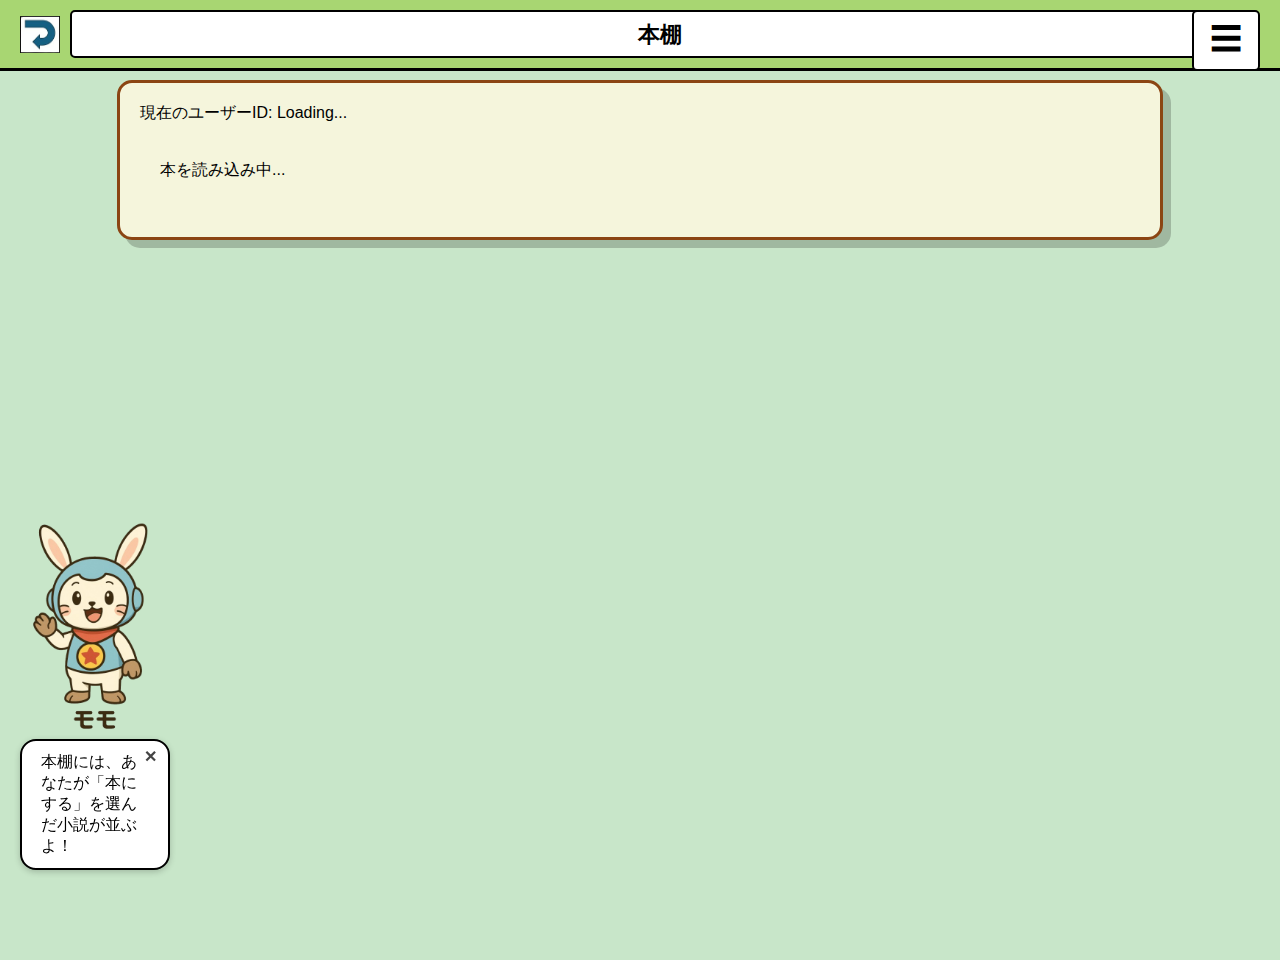
<file: bookshelf.html>
<!DOCTYPE html>
<html lang="ja">
<head>
  <meta charset="UTF-8">
  <meta name="viewport" content="width=device-width, initial-scale=1.0">
  <title>本棚</title>
  <link rel="stylesheet" href="styles.css">
  <link rel="stylesheet" href="bookshelf_styles.css">
</head>
<body>
  <div class="top-bar">
    <img src="back.png" class="back-icon" onclick="location.href='index2.html'" alt="戻る" />
    <div class="title">本棚</div>
    <!-- メニューアイコンとポップアップメニュー -->
    <div class="menu-wrapper">
      <div class="menu-icon" id="menuButton">☰</div>
      <ul class="main-nav" id="menuNav">
      <li><a href="idea_notebook.html">アイデア帳</a></li>
      <li><a href="bookshelf.html">本棚</a></li>
      <li><a href="settei.html">設定</a></li>
      <li><a href="index.html">ログアウト</a></li>
      </ul>
    </div>
  </div>

  <div class="bookshelf-container">
    <div class="user-id-display">
      現在のユーザーID: <span id="currentUserId">Loading...</span>
    </div>
    <div class="book-list" id="bookList">
      <!-- 本の項目がJavaScriptによってここに動的に追加される -->
      <p class="loading-message">本を読み込み中...</p>
    </div>
  </div>

  <!-- キャラクター＆吹き出し -->
  <div class="character-area" id="characterContainer">
    <img src="character.png" alt="キャラクター" class="character-img" />
    <div class="speech" id="speech">
      <span id="speechText"></span>
      <button id="closeSpeech" class="close-btn">✕</button>
    </div>
  </div>

  <script src="script.js" type="module"></script> <!-- type="module"を追加 -->
  <script>
    document.addEventListener('DOMContentLoaded', () => {
      // Firebase認証後のuserId取得はscript.jsのonAuthStateChangedで行われる
      // ここでは初回表示用にLoading...を設定し、script.jsで更新されるのを待つ
      const userIdDisplay = document.getElementById('currentUserId');
      if (userIdDisplay && typeof auth !== 'undefined' && auth.currentUser) {
          userIdDisplay.textContent = auth.currentUser.uid;
      } else if (userIdDisplay) {
          // script.jsのonAuthStateChangedで設定されるため、待機
          // または匿名ユーザーIDが設定されたら更新
          // userId変数がscript.jsでグローバルになっていることを想定
          if (typeof window.userId !== 'undefined') {
              userIdDisplay.textContent = window.userId;
          }
      }
      
      // setupBookshelfRealtimeListenerはscript.jsのonAuthStateChanged内で呼び出される
      // onAuthStateChangedが未完了の場合に備えて、ここでも呼び出すが、
      // 実際にはonAuthStateChangedの完了を待つべき挙動。
      // Firebaseの初期化が完了している場合のみ実行
      if (typeof window.setupBookshelfRealtimeListener === 'function') {
        window.setupBookshelfRealtimeListener();
      } else {
        console.warn("setupBookshelfRealtimeListener関数がまだ利用できません。Firebaseの初期化を待機します。");
      }
    });
  </script>
</body>
</html>
</file>
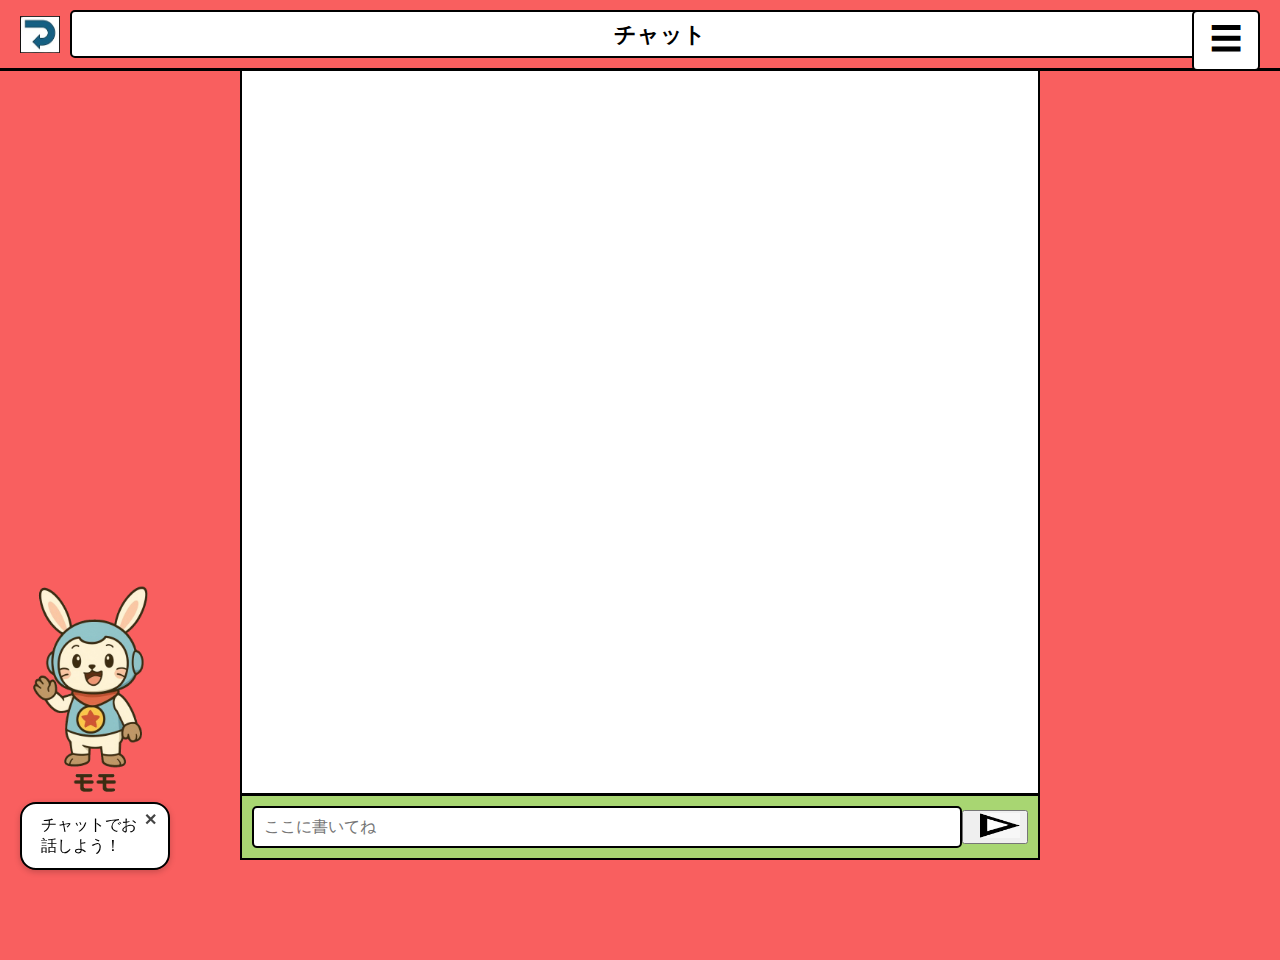
<file: chat.html>
<!DOCTYPE html>
<html lang="ja">
<head>
  <meta charset="UTF-8">
  <meta name="viewport" content="width=device-width, initial-scale=1.0">
  <title>チャットモード</title>
  <link rel="stylesheet" href="styles.css">
  <link rel="stylesheet" href="styles4.css">
</head>
<body>
  <div class="top-bar">
    <img src="back.png" class="back-icon" onclick="history.back()" alt="戻る" />
    <div class="title" id="chatTitle"></div> <!-- モードタイトルを動的に設定 -->
    <!-- メニューアイコンとポップアップメニュー -->
    <div class="menu-wrapper">
      <div class="menu-icon" id="menuButton">☰</div>
      <ul class="main-nav" id="menuNav">
        <li><a href="homegamen.html">ホーム</a></li>
        <li><a href="keiziban.html">掲示板</a></li>
        <li><a href="avatarset.html">アバター</a></li>
        <li><a href="osirase.html">お知らせ</a></li>
        <li><a href="settei.html">設定</a></li>
        <li><a href="index.html">ログアウト</a></li>
      </ul>
    </div>
  </div>

  <div class="chat-box">
    <div class="messages" id="messages"></div>
    <div class="input-container">
      <input type="text" id="userInput" placeholder="ここに書いてね">
      <button onclick="sendMessage()">
        <img src="hikouki.png" class="send-icon" alt="送信" />
      </button>
    </div>
  </div>

  <!-- キャラクター＆吹き出し -->
  <div class="character-area" id="characterContainer">
    <img src="character.png" alt="キャラクター" class="character-img" />
    <div class="speech" id="speech">
      <span id="speechText"></span>
      <button id="closeSpeech" class="close-btn">✕</button>
    </div>
  </div>

  <script>
    // chat.htmlにアクセスした際にURLパラメータからタイトルを設定する
    document.addEventListener('DOMContentLoaded', () => {
      const urlParams = new URLSearchParams(window.location.search);
      const mode = urlParams.get('mode');
      const chatTitle = document.getElementById('chatTitle');

      if (chatTitle) {
        if (mode === 'idea') {
          chatTitle.textContent = 'アイデアモード';
        } else if (mode === 'eraser') {
          chatTitle.textContent = 'てなおしモード';
        } else {
          chatTitle.textContent = 'チャット';
        }
      }
    });
  </script>
  <script src="script.js" type="module"></script>
</body>
</html>
</file>
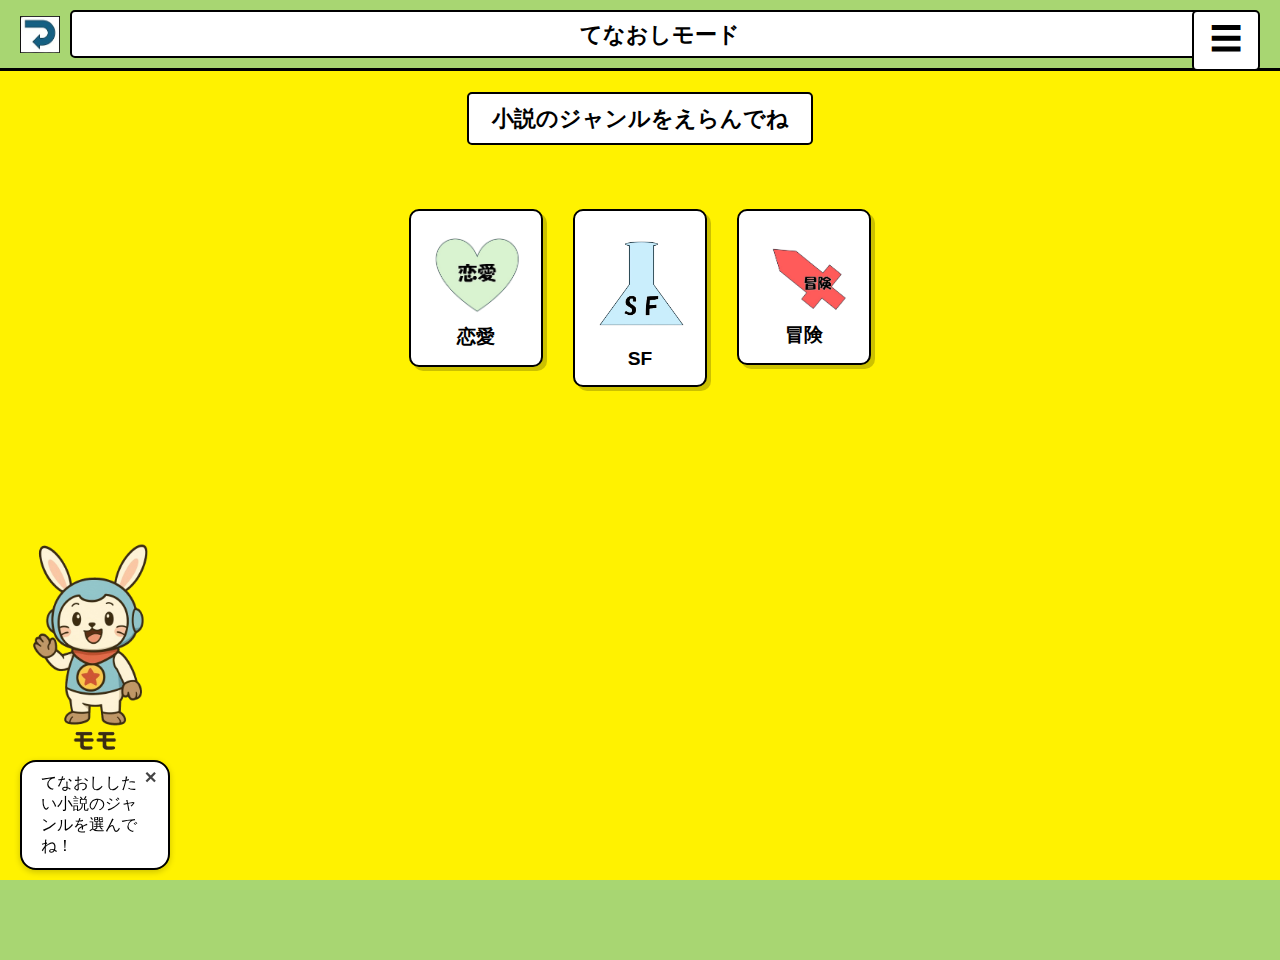
<file: eraser.html>
<!DOCTYPE html>
<html lang="ja">
<head>
  <meta charset="UTF-8">
  <meta name="viewport" content="width=device-width, initial-scale=1.0">
  <title>てなおしモード</title>
  <link rel="stylesheet" href="styles.css">
  <link rel="stylesheet" href="styles3.css">
</head>
<body>
  <div class="top-bar">
    <img src="back.png" alt="戻る" class="back-icon" onclick="history.back()">
    <div class="title-box">てなおしモード</div>
    <!-- メニューアイコンとポップアップメニュー -->
    <div class="menu-wrapper">
      <div class="menu-icon" id="menuButton">☰</div>
      <ul class="main-nav" id="menuNav">
        <li><a href="homegamen.html">ホーム</a></li>
        <li><a href="keiziban.html">掲示板</a></li>
        <li><a href="avatarset.html">アバター</a></li>
        <li><a href="osirase.html">お知らせ</a></li>
        <li><a href="settei.html">設定</a></li>
        <li><a href="index.html">ログアウト</a></li>
      </ul>
    </div>
  </div>

  <div class="main">
    <div class="subtitle">小説のジャンルをえらんでね</div>
    <div class="genres">
      <div class="genre" onclick="location.href='chat.html?mode=eraser&genre=love'">
        <img src="heart.png" alt="恋愛" class="genre-icon">
        <span>恋愛</span>
      </div>
      <div class="genre" onclick="location.href='chat.html?mode=eraser&genre=sf'">
        <img src="flask.png" alt="SF" class="genre-icon">
        <span>SF</span>
      </div>
      <div class="genre" onclick="location.href='chat.html?mode=eraser&genre=adventure'">
        <img src="sword.png" alt="冒険" class="genre-icon">
        <span>冒険</span>
      </div>
    </div>
  </div>

  <!-- キャラクター＆吹き出し -->
  <div class="character-area" id="characterContainer">
    <img src="character.png" alt="キャラクター" class="character-img" />
    <div class="speech" id="speech">
      <span id="speechText"></span>
      <button id="closeSpeech" class="close-btn">✕</button>
    </div>
  </div>

  <script src="script.js"></script>
</body>
</html>
</file>
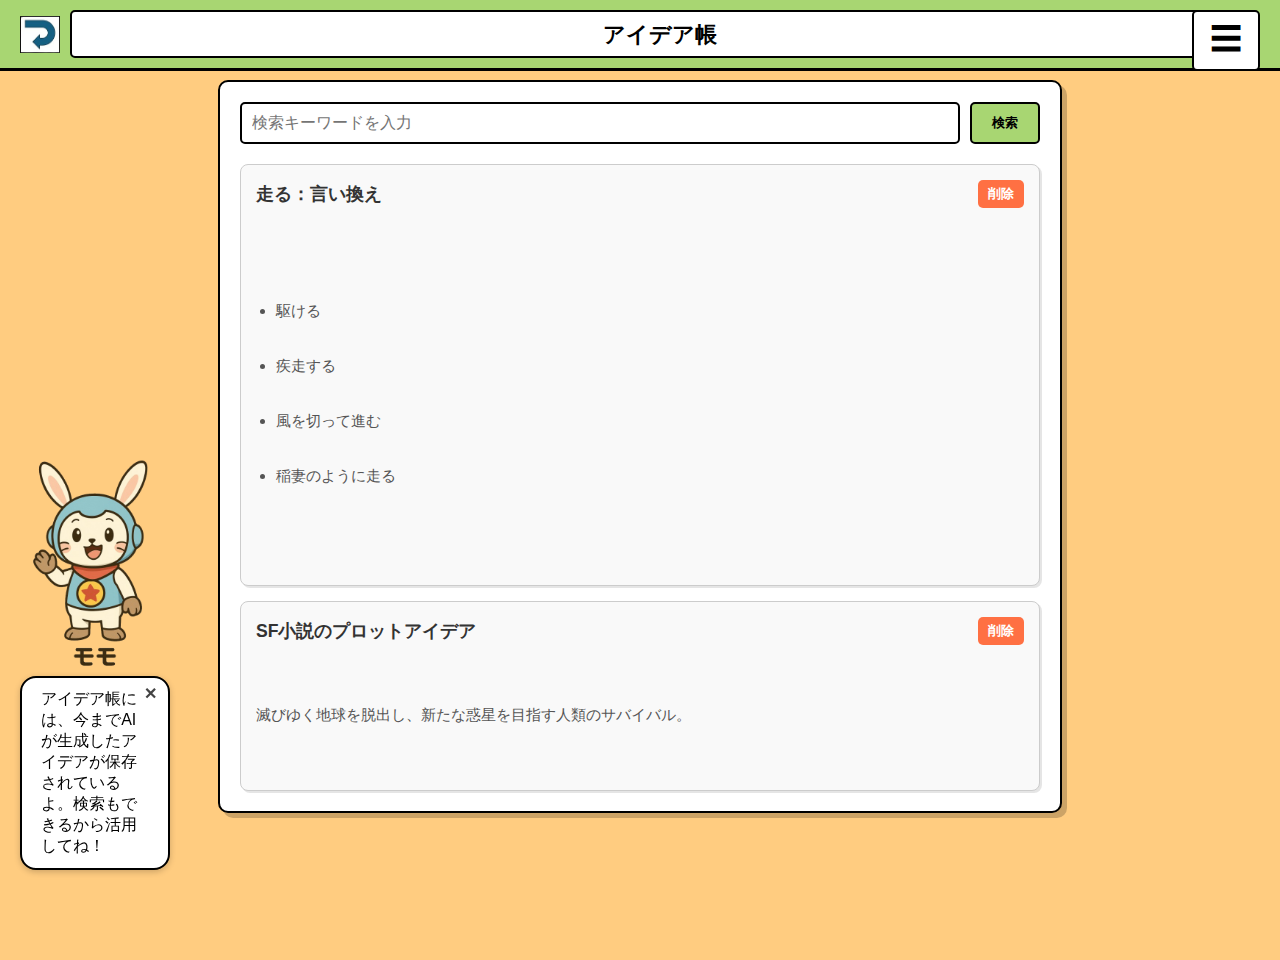
<file: idea_notebook.html>
<!DOCTYPE html>
<html lang="ja">
<head>
  <meta charset="UTF-8">
  <meta name="viewport" content="width=device-width, initial-scale=1.0">
  <title>アイデア帳</title>
  <link rel="stylesheet" href="styles.css">
  <link rel="stylesheet" href="notebook_styles.css">
</head>
<body>
  <div class="top-bar">
    <img src="back.png" class="back-icon" onclick="history.back()" alt="戻る" />
    <div class="title">アイデア帳</div>
    <!-- メニューアイコンとポップアップメニュー -->
    <div class="menu-wrapper">
      <div class="menu-icon" id="menuButton">☰</div>
      <ul class="main-nav" id="menuNav">
        <li><a href="homegamen.html">ホーム</a></li>
        <li><a href="keiziban.html">掲示板</a></li>
        <li><a href="avatarset.html">アバター</a></li>
        <li><a href="osirase.html">お知らせ</a></li>
        <li><a href="settei.html">設定</a></li>
        <li><a href="index.html">ログアウト</a></li>
      </ul>
    </div>
  </div>

  <div class="notebook-container">
    <div class="search-section">
      <input type="text" id="searchInput" placeholder="検索キーワードを入力">
      <button id="searchButton">検索</button>
    </div>
    <div class="ideas-list" id="ideasList">
      <!-- アイデア項目がここに動的に追加される -->
      <div class="idea-item">
        <div class="idea-header">
          <span class="idea-title">走る：言い換え</span>
          <button class="delete-btn">削除</button>
        </div>
        <div class="idea-content">
          <ul>
            <li>駆ける</li>
            <li>疾走する</li>
            <li>風を切って進む</li>
            <li>稲妻のように走る</li>
          </ul>
        </div>
      </div>
      <!-- 他のアイデア項目も同様に続く -->
      <div class="idea-item">
        <div class="idea-header">
          <span class="idea-title">SF小説のプロットアイデア</span>
          <button class="delete-btn">削除</button>
        </div>
        <div class="idea-content">
          <p>滅びゆく地球を脱出し、新たな惑星を目指す人類のサバイバル。</p>
        </div>
      </div>
    </div>
  </div>

  <!-- キャラクター＆吹き出し -->
  <div class="character-area" id="characterContainer">
    <img src="character.png" alt="キャラクター" class="character-img" />
    <div class="speech" id="speech">
      <span id="speechText"></span>
      <button id="closeSpeech" class="close-btn">✕</button>
    </div>
  </div>

  <script src="script.js"></script>
  <script>
    document.addEventListener('DOMContentLoaded', () => {
      const searchInput = document.getElementById('searchInput');
      const searchButton = document.getElementById('searchButton');
      const ideasList = document.getElementById('ideasList');

      // 検索機能のシミュレーション
      searchButton.addEventListener('click', () => {
        const query = searchInput.value.toLowerCase();
        const items = ideasList.getElementsByClassName('idea-item');
        for (let i = 0; i < items.length; i++) {
          const item = items[i];
          const textContent = item.textContent.toLowerCase();
          if (textContent.includes(query)) {
            item.style.display = '';
          } else {
            item.style.display = 'none';
          }
        }
      });

      // 削除ボタン機能
      ideasList.addEventListener('click', (event) => {
        if (event.target.classList.contains('delete-btn')) {
          const itemToDelete = event.target.closest('.idea-item');
          if (confirm('このアイデアを削除してもよろしいですか？')) { // 確認ダイアログの代わりにカスタムモーダルを推奨
            itemToDelete.remove();
            // ここにFirestoreなどを使った削除処理を実装
          }
        }
      });
    });
  </script>
</body>
</html>
</file>
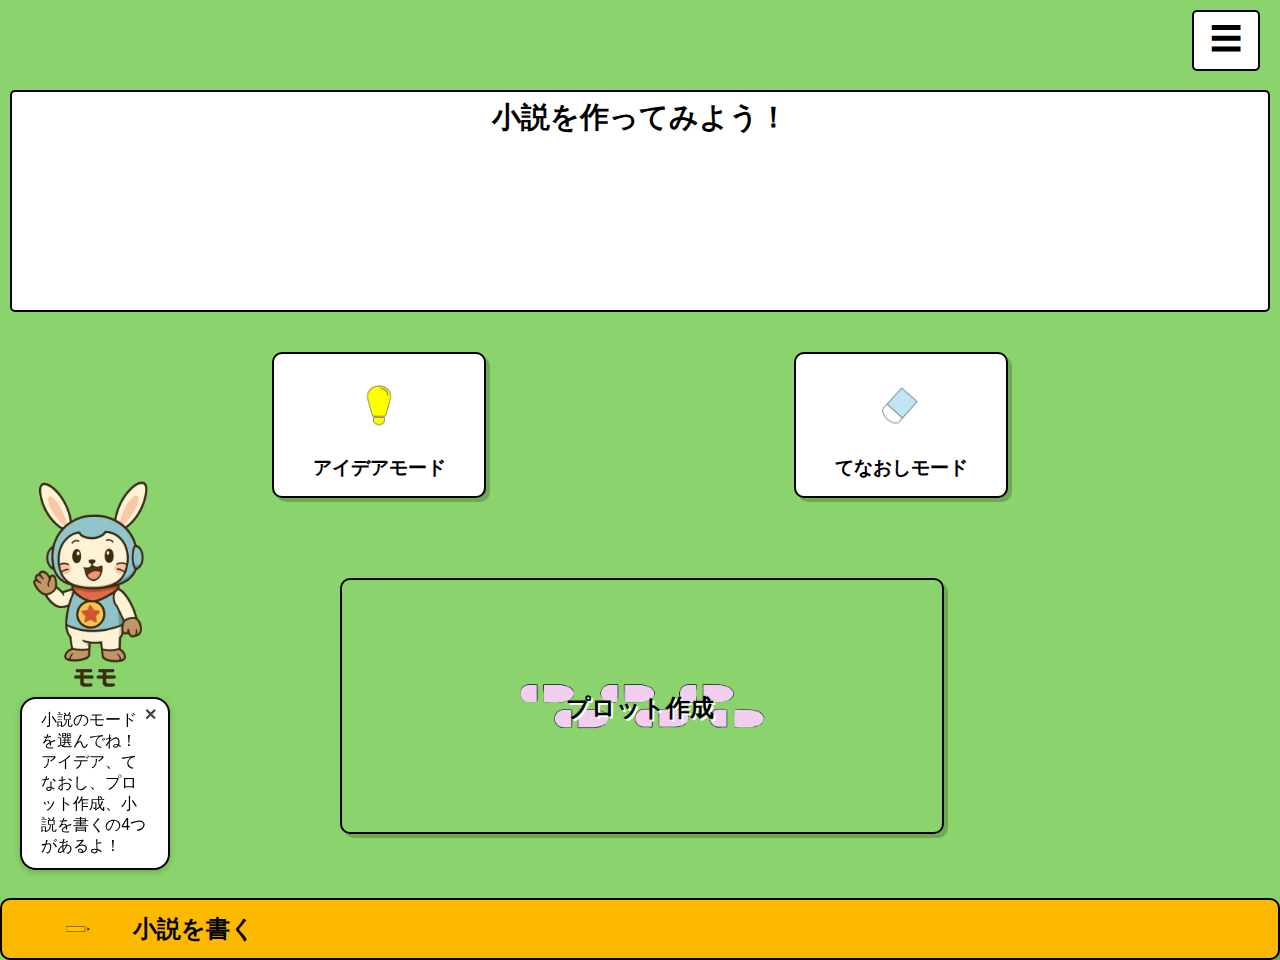
<file: index2.html>
<!DOCTYPE html>
<html lang="ja">
<head>
  <meta charset="UTF-8">
  <meta name="viewport" content="width=device-width, initial-scale=1.0">
  <title>小説モード選択</title>
  <link rel="stylesheet" href="styles.css">
  <link rel="stylesheet" href="styles2.css">
</head>
<body>
  <!-- メニューアイコンとポップアップメニュー -->
  <div class="menu-wrapper">
    <div class="menu-icon" id="menuButton">☰</div>
    <ul class="main-nav" id="menuNav">
      <li><a href="homegamen.html">ホーム</a></li>
      <li><a href="keiziban.html">掲示板</a></li>
      <li><a href="avatarset.html">アバター</a></li>
      <li><a href="osirase.html">お知らせ</a></li>
      <li><a href="settei.html">設定</a></li>
      <li><a href="index.html">ログアウト</a></li>
    </ul>
  </div>

  <h1 class="title">小説を作ってみよう！</h1>

  <div class="modes">
    <div class="mode" id="ideaBtn">
      <img src="idea.png" alt="アイデアモード">
      <div class="label">アイデアモード</div>
    </div>
    <div class="mode" id="eraserBtn">
      <img src="eraser.png" alt="てなおしモード">
      <div class="label">てなおしモード</div>
    </div>
  </div>

  <div class="center-block" id="blockBtn">
    <img src="blocks.png" alt="プロット作成" class="blocks">
    <div class="center-label">プロット作成</div>
  </div>

  <button class="write-button" onclick="location.href='novel_editor.html'">
    <img src="pencil.png" alt="鉛筆">
    <span>小説を書く</span>
  </button>

  <!-- キャラクター＆吹き出し -->
  <div class="character-area" id="characterContainer">
    <img src="character.png" alt="キャラクター" class="character-img" />
    <div class="speech" id="speech">
      <span id="speechText"></span>
      <button id="closeSpeech" class="close-btn">✕</button>
    </div>
  </div>

  <script src="script.js"></script>
</body>
</html>
</file>
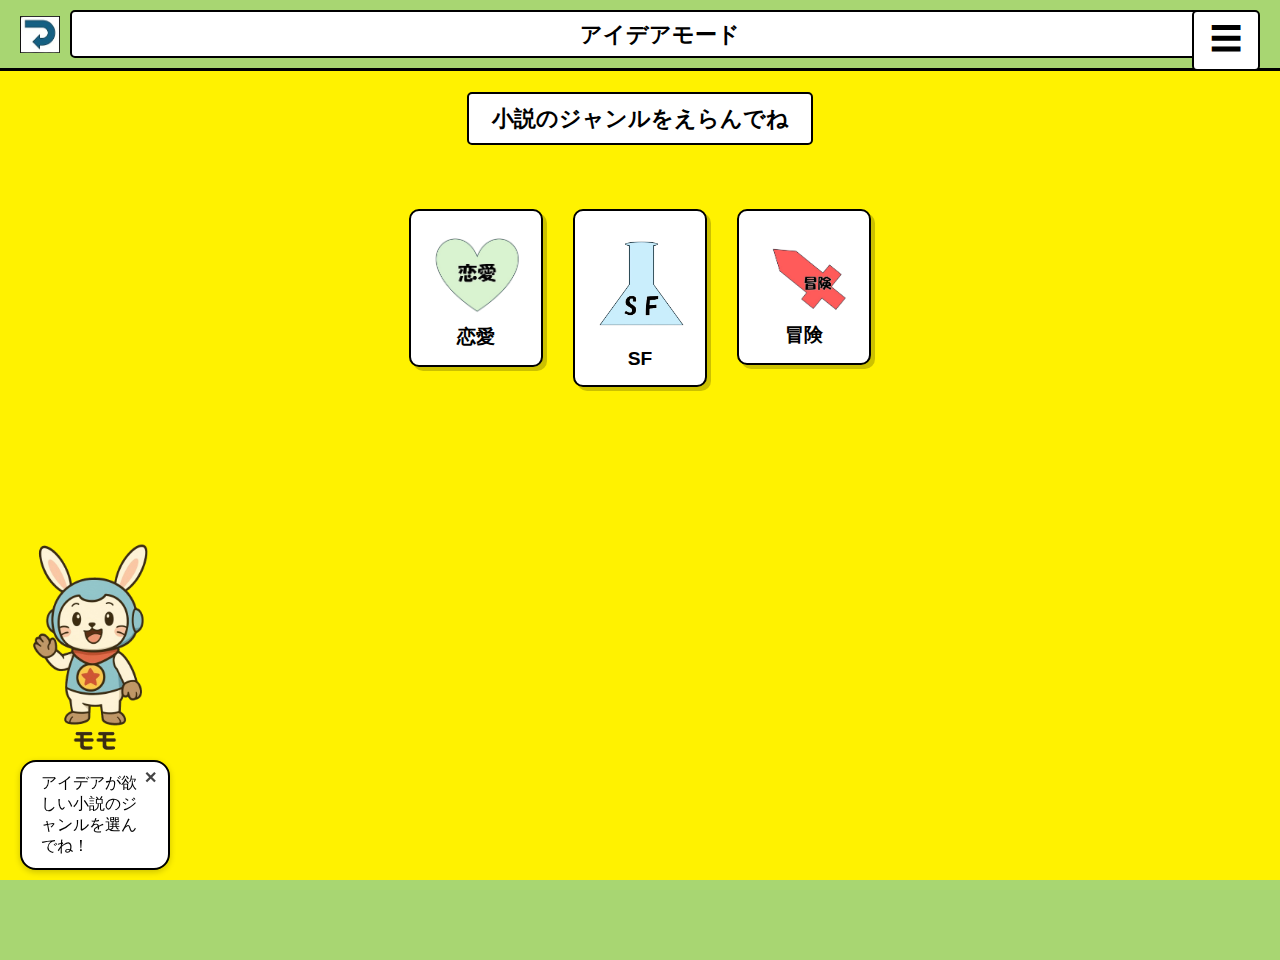
<file: index3.html>
<!DOCTYPE html>
<html lang="ja">
<head>
  <meta charset="UTF-8">
  <meta name="viewport" content="width=device-width, initial-scale=1.0">
  <title>アイデアモード</title>
  <link rel="stylesheet" href="styles.css">
  <link rel="stylesheet" href="styles3.css">
</head>
<body>
  <!-- キャラクター＆吹き出し -->
  <div class="character-area" id="characterContainer">
    <img src="character.png" alt="キャラクター" class="character-img" />
    <div class="speech" id="speech">
      <span id="speechText"></span>
      <button id="closeSpeech" class="close-btn">✕</button>
    </div>
  </div>

  <div class="top-bar">
    <img src="back.png" class="back-icon" onclick="history.back()" alt="戻る" />
    <div class="title-box">アイデアモード</div>
    <!-- メニューアイコンとポップアップメニュー -->
    <div class="menu-wrapper">
      <div class="menu-icon" id="menuButton">☰</div>
      <ul class="main-nav" id="menuNav">
        <li><a href="homegamen.html">ホーム</a></li>
        <li><a href="keiziban.html">掲示板</a></li>
        <li><a href="avatarset.html">アバター</a></li>
        <li><a href="osirase.html">お知らせ</a></li>
        <li><a href="settei.html">設定</a></li>
        <li><a href="index.html">ログアウト</a></li>
      </ul>
    </div>
  </div>

  <div class="main">
    <div class="subtitle">小説のジャンルをえらんでね</div>
    <div class="genres">
      <div class="genre" onclick="location.href='chat.html?mode=idea&genre=love'">
        <img src="heart.png" alt="恋愛" class="genre-icon">
        <span>恋愛</span>
      </div>
      <div class="genre" onclick="location.href='chat.html?mode=idea&genre=sf'">
        <img src="flask.png" alt="SF" class="genre-icon">
        <span>SF</span>
      </div>
      <div class="genre" onclick="location.href='chat.html?mode=idea&genre=adventure'">
        <img src="sword.png" alt="冒険" class="genre-icon">
        <span>冒険</span>
      </div>
    </div>
  </div>

  <script src="script.js"></script>
</body>
</html>
</file>
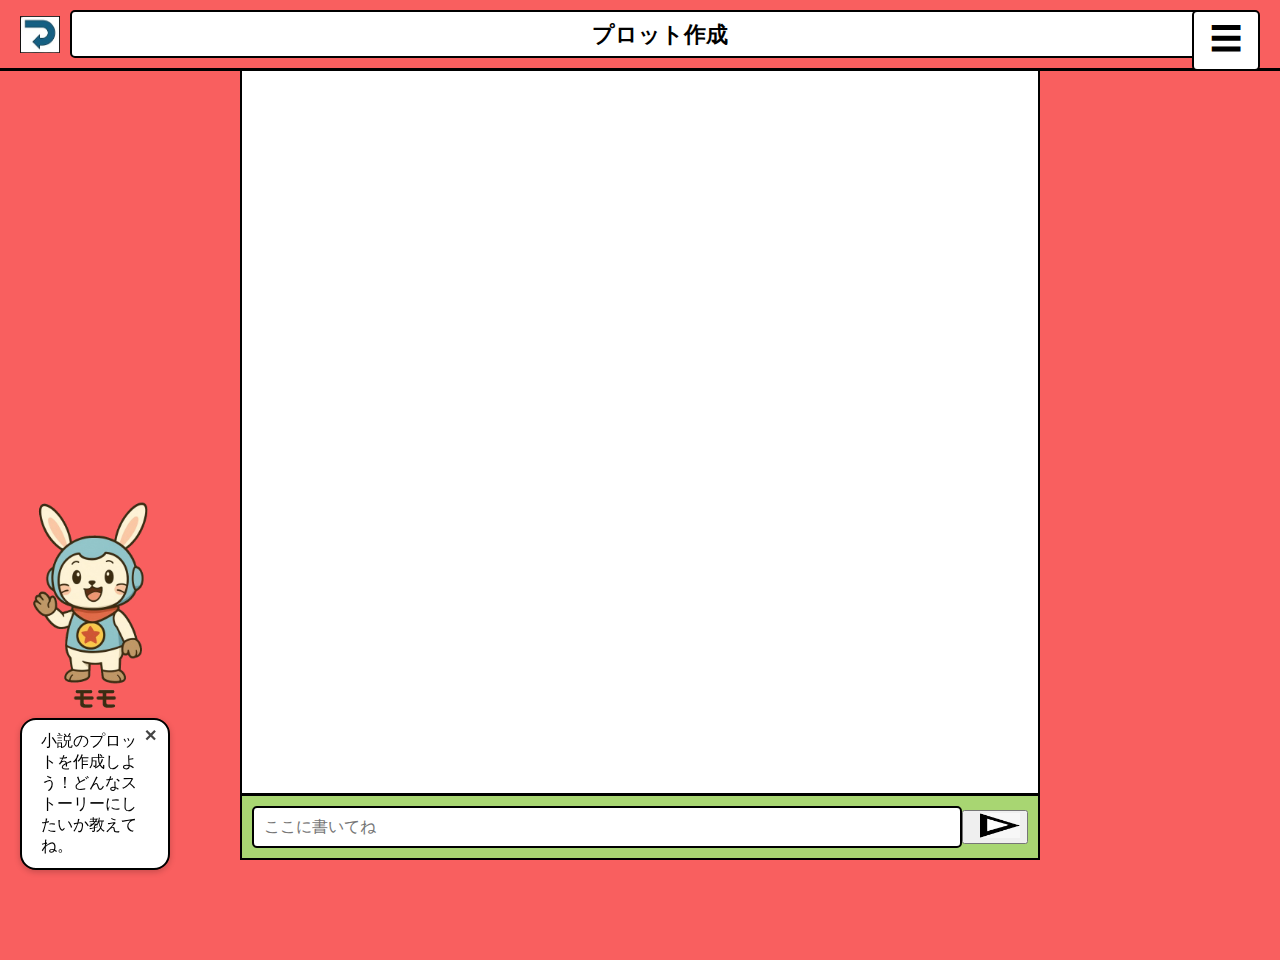
<file: plot.html>
<!DOCTYPE html>
<html lang="ja">
<head>
  <meta charset="UTF-8">
  <meta name="viewport" content="width=device-width, initial-scale=1.0">
  <title>プロット作成</title>
  <link rel="stylesheet" href="styles.css">
  <link rel="stylesheet" href="styles4.css">
</head>
<body>
  <div class="top-bar">
    <img src="back.png" class="back-icon" onclick="location.href='index2.html'" alt="戻る" />
    <div class="title">プロット作成</div>
    <!-- メニューアイコンとポップアップメニュー -->
    <div class="menu-wrapper">
      <div class="menu-icon" id="menuButton">☰</div>
      <ul class="main-nav" id="menuNav">
      <li><a href="idea_notebook.html">アイデア帳</a></li>
      <li><a href="bookshelf.html">本棚</a></li>
      <li><a href="settei.html">設定</a></li>
      <li><a href="index.html">ログアウト</a></li>
      </ul>
    </div>
  </div>

  <div class="chat-box">
    <div class="messages" id="messages"></div>
    <div class="input-container">
      <input type="text" id="userInput" placeholder="ここに書いてね">
      <button onclick="sendMessage()">
        <img src="hikouki.png" class="send-icon" alt="送信" />
      </button>
    </div>
  </div>

  <!-- キャラクター＆吹き出し -->
  <div class="character-area" id="characterContainer">
    <img src="character.png" alt="キャラクター" class="character-img" />
    <div class="speech" id="speech">
      <span id="speechText"></span>
      <button id="closeSpeech" class="close-btn">✕</button>
    </div>
  </div>

  <script src="script.js"></script>
</body>
</html>
</file>
<file: styles.css>
body {
  margin: 0;
  padding: 0;
  font-family: 'Hiragino Kaku Gothic ProN', 'Meiryo', sans-serif;
  color: black; /* デフォルトの文字色 */
  background-color: #f0f0f0; /* 全体のデフォル
  line-height: 1.6;ト背景色、各ページで上書き可能 */
  display: flex;
  flex-direction: column;
  /* align-items: center; */ /* コンテンツが中央揃えでなければ削除または調整 */
  /* justify-content: center; */ /* コンテンツが中央揃えでなければ削除または調整 */
  min-height: 100vh; /* 画面いっぱいに広がるように */
  position: relative;
  padding-top: 60px; /* 固定されたトップバーの高さ分、コンテンツを下にずらす */
}

/* トップバーの共通スタイル */
.top-bar {
  display: flex;
  align-items: center;
  justify-content: space-between;
  padding: 10px 20px;
  background-color: #a8d672; /* デフォルトのトップバー背景色 */
  width: 100%;
  box-sizing: border-box;
  border-bottom: 3px solid black;
  position: fixed; /* 最上部に固定 */
  top: 0;
  left: 0;
  z-index: 1001; /* 他の要素より常に手前に表示 */
}

.back-icon {
  width: 40px;
  cursor: pointer;
}

.title, .title-box {
  background: white;
  border: 2px solid black;
  padding: 0.3em 1em;
  font-size: 1.4rem;
  font-weight: bold;
  border-radius: 5px; /* 角丸を追加 */
  text-align: center; /* タイトル内のテキストを中央寄せにする */
  flex-grow: 1; /* 利用可能なスペースを埋めるように要素を拡大する */
  margin: 0 10px; /* 左右のアイコンとの間隔を確保する */
}

/* 共通メニューのスタイル */
.menu-wrapper {
  position: absolute; /* top-bar内で絶対配置 */
  top: 10px;
  right: 20px;
  z-index: 10; /* 最前面に表示 */
}

.menu-icon {
  font-size: 2rem;
  background: white;
  border: 2px solid black;
  padding: 0.2em 0.5em;
  cursor: pointer;
  border-radius: 5px; /* 角丸を追加 */
}

.main-nav {
  display: none;
  position: absolute;
  top: 50px;
  right: 0;
  width: 160px;
  background-color: rgba(255, 255, 255, 0.95);
  border: 2px solid black;
  border-radius: 6px;
  list-style: none;
  padding: 0.5rem;
  box-shadow: 0 4px 6px rgba(0,0,0,0.2);
}

.main-nav.open {
  display: block;
}

.main-nav li {
  margin: 8px 0;
  text-align: center;
}

.main-nav a {
  text-decoration: none;
  color: black;
  font-weight: bold;
  font-size: 0.95rem;
  display: block; /* クリック領域を広げる */
  padding: 5px 0;
}

/* ホバー時の色変化 */
.menu-icon:hover {
  background: black;
  color: white;
}
.main-nav a:hover {
  background-color: #f0f0f0;
}


/* 共通キャラクターと吹き出しのスタイル */
.character-area {
  position: fixed;
  bottom: 20px;
  left: 20px;
  cursor: pointer;
  width: 150px; /* キャラクターエリアの幅を固定し、画像がはみ出さないように調整 */
  z-index: 100; /* 他の要素より手前に表示 */
}

.character-img {
  width: 100%; /* 親要素の幅に合わせる */
  height: auto;
  display: block; /* 画像下の余白をなくす */
}

.speech {
  position: absolute;
  bottom: 100%;
  left: 50%;
  transform: translateX(-50%);
  background: white;
  border-radius: 1em;
  padding: 0.7em 1.2em;
  margin-bottom: 10px;
  font-size: 1rem;
  box-shadow: 0 2px 6px rgba(0, 0, 0, 0.2);
  max-width: 250px; /* 吹き出しの最大幅を設定し、長すぎる場合に折り返す */
  width: auto; /* コンテンツに合わせて幅を自動調整 */
  display: flex; /* Flexboxで内容を中央揃え */
  align-items: center;
  position: relative;
  border: 2px solid black; /* 吹き出しの枠線を追加 */
  text-align: left; /* テキストの配置を左寄せにする */
}

.close-btn {
  background: transparent;
  border: none;
  font-size: 1rem;
  font-weight: bold;
  color: #444;
  position: absolute;
  top: 5px;
  right: 5px;
  cursor: pointer;
}

/* index.html固有のスタイル */
body.index-page { /* index.htmlのbodyにこのクラスを追加して適用 */
  background-color: #fcb900;
  /* justify-content: center; */ /* bodyがpadding-topを持つとcenterは意図しない位置になる可能性があるので、必要に応じて調整 */
}

.cloud {
  background: white;
  border-radius: 50%;
  padding: 2rem 3rem;
  position: relative;
  text-align: center;
  margin-bottom: 2rem;
  font-size: 2.5rem;
  font-weight: bold;
  box-shadow:
    0 0 0 20px white,
    -40px 30px 0 0 white,
    40px 30px 0 0 white,
    -80px 20px 0 0 white,
    80px 20px 0 0 white,
    -60px -10px 0 0 white,
    60px -10px 0 0 white,
    0 -30px 0 0 white;
}

.cloud h1 {
  margin: 0;
  font-size: 2.8rem;
  color: black;
}

.start-button {
  background-color: #a7d676;
  border: 2px solid black;
  font-size: 2rem;
  padding: 0.5em 2em;
  cursor: pointer;
  font-weight: bold;
  color: black;
  text-shadow: 1px 1px 0 #fff;
  transition: background-color 0.3s ease;
  border-radius: 10px; /* 角丸を追加 */
}

.start-button:hover {
  background-color: #8bbf5c;
}

/* --- レスポンシブ対応 --- */

/* スマートフォン縦表示 (幅 768px 以下) */
@media (max-width: 768px) {
  body {
    padding-top: 50px; /* トップバーの高さに合わせて調整 */
  }

  .top-bar {
    padding: 8px 15px;
  }

  .back-icon {
    width: 35px;
  }

  .title, .title-box {
    font-size: 1.2rem;
    padding: 0.25em 0.8em;
  }

  .menu-icon {
    font-size: 1.8rem;
    padding: 0.15em 0.4em;
  }

  .menu-wrapper {
    top: 8px;
    right: 15px;
  }

  .main-nav {
    width: 140px;
    top: 45px;
    padding: 0.4rem;
  }

  .main-nav a {
    font-size: 0.9rem;
    padding: 4px 0;
  }

  /* index.html */
  .cloud {
    padding: 1.5rem 2.5rem;
    font-size: 2rem;
    box-shadow:
      0 0 0 15px white,
      -30px 20px 0 0 white,
      30px 20px 0 0 white,
      -60px 15px 0 0 white,
      60px 15px 0 0 white,
      -45px -8px 0 0 white,
      45px -8px 0 0 white,
      0 -20px 0 0 white;
  }

  .cloud h1 {
    font-size: 2.2rem;
  }

  .start-button {
    font-size: 1.5rem;
    padding: 0.4em 1.5em;
  }

  .character-area {
    width: 120px; /* 小さくする */
    bottom: 10px;
    left: 10px;
  }

  .speech {
    max-width: 200px; /* 吹き出しの最大幅をさらに小さく */
    font-size: 0.9rem;
    padding: 0.6em 1em;
    margin-bottom: 8px;
  }

  .close-btn {
    font-size: 0.9rem;
  }
}

/* 小画面向け調整 (幅 480px 以下) */
@media (max-width: 480px) {
  body {
    padding-top: 40px; /* トップバーの高さに合わせて調整 */
  }

  .top-bar {
    padding: 5px 10px;
  }

  .back-icon {
    width: 30px;
  }

  .title, .title-box {
    font-size: 1rem;
    padding: 0.2em 0.6em;
  }

  .menu-icon {
    font-size: 1.5rem;
    padding: 0.1em 0.3em;
  }

  .menu-wrapper {
    top: 5px;
    right: 10px;
  }

  .main-nav {
    width: 120px;
    top: 40px;
    padding: 0.3rem;
  }

  .main-nav a {
    font-size: 0.85rem;
  }

  /* index.html */
  .cloud {
    padding: 1rem 1.5rem;
    font-size: 1.5rem;
    box-shadow:
      0 0 0 10px white,
      -20px 15px 0 0 white,
      20px 15px 0 0 white,
      -40px 10px 0 0 white,
      40px 10px 0 0 white,
      -30px -5px 0 0 white,
      30px -5px 0 0 white,
      0 -15px 0 0 white;
  }

  .cloud h1 {
    font-size: 1.8rem;
  }

  .start-button {
    font-size: 1.2rem;
    padding: 0.3em 1em;
  }

  .character-area {
    width: 100px; /* さらに小さく */
    bottom: 5px;
    left: 5px;
  }

  .speech {
    max-width: 160px; /* 吹き出しの最大幅をさらに小さく */
    font-size: 0.8rem;
    padding: 0.5em 0.8em;
    margin-bottom: 5px;
  }

  .close-btn {
    font-size: 0.8rem;
    top: 3px;
    right: 3px;
  }
}
</file>
<file: bookshelf_styles.css>
body {
  background-color: #c8e6c9; /* 淡い緑 */
}

.bookshelf-container {
  width: 90%;
  max-width: 1000px;
  margin: 20px auto;
  padding: 20px;
  background-color: #f5f5dc; /* クリーム色 */
  border: 3px solid #8B4513; /* 木目調の茶色 */
  border-radius: 15px;
  box-shadow: 8px 8px 0px rgba(0,0,0,0.2);
}

.book-list {
  display: grid;
  grid-template-columns: repeat(auto-fill, minmax(150px, 1fr)); /* レスポンシブグリッド */
  gap: 20px;
  padding: 20px;
}

.book-item {
  display: flex;
  flex-direction: column;
  align-items: center;
  background-color: #fdf5e6; /* 薄いベージュ */
  border: 1px solid #d2b48c; /* 薄い茶色 */
  border-radius: 8px;
  padding: 10px;
  box-shadow: 3px 3px 0px rgba(0,0,0,0.1);
  text-align: center;
  transition: transform 0.2s, box-shadow 0.2s;
}

.book-item:hover {
  transform: translateY(-5px);
  box-shadow: 6px 6px 0px rgba(0,0,0,0.2);
}

.book-cover {
  width: 120px;
  height: 180px;
  background-color: #a52a2a; /* 茶色 */
  border: 2px solid #5a1e1e;
  border-radius: 5px;
  display: flex;
  justify-content: center;
  align-items: center;
  margin-bottom: 10px;
  color: white;
  font-weight: bold;
  font-size: 1rem;
  box-shadow: inset 0 0 5px rgba(0,0,0,0.3);
  overflow: hidden; /* タイトルがはみ出さないように */
  text-overflow: ellipsis;
  padding: 5px;
  box-sizing: border-box;
}

.book-title {
  word-break: break-word; /* 長い単語の改行 */
}

.book-item button {
  width: 80%;
  padding: 8px 0;
  margin-top: 5px;
  border: 1px solid black;
  border-radius: 5px;
  cursor: pointer;
  font-weight: bold;
  transition: background-color 0.2s;
}

.read-btn {
  background-color: #87ceeb; /* スカイブルー */
}

.edit-btn {
  background-color: #ffeb3b; /* 黄色 */
}

.read-btn:hover {
  background-color: #64b5f6;
}

.edit-btn:hover {
  background-color: #ffe082;
}
</file>
<file: styles4.css>
body {
  background-color: #f95f5f; /* plot.html & chat.htmlの背景色 */
}

.top-bar {
  background-color: #f95f5f; /* チャット画面のトップバー背景色 */
}

.chat-box {
  background-color: #f95f5f;
  height: calc(100vh - 100px); /* トップバーと入力エリアを考慮 */
  display: flex;
  flex-direction: column;
  justify-content: space-between;
  width: 100%;
  max-width: 800px; /* チャットボックスの最大幅 */
  margin: 0 auto; /* 中央寄せ */
  border: 2px solid black;
  border-top: none;
  box-sizing: border-box;
}

.messages {
  flex: 1;
  overflow-y: auto;
  padding: 20px;
  background-color: white; /* メッセージ背景 */
}

.message {
  display: flex;
  align-items: flex-end;
  margin-bottom: 15px;
}

.message.user {
  justify-content: flex-end;
}

.message.ai {
  justify-content: flex-start;
}

.message.user img,
.message.ai img {
  width: 40px;
  height: 40px;
  margin: 0 10px;
  border-radius: 50%; /* プロフィール画像は丸く */
  border: 1px solid #ccc;
}

.bubble {
  max-width: 60%;
  padding: 10px 15px;
  border: 2px solid black;
  background-color: white;
  position: relative;
  font-weight: bold;
  box-shadow: 2px 2px 0px rgba(0,0,0,0.1);
  word-wrap: break-word; /* 長い単語でも折り返す */
}

.message.user .bubble {
  border-radius: 15px 15px 0 15px;
  margin-left: 10px;
  background-color: #dcf8c6; /* ユーザーの吹き出し色 */
}

.message.ai .bubble {
  border-radius: 15px 15px 15px 0;
  margin-right: 10px;
  background-color: #f1f0f0; /* AIの吹き出し色 */
}

/* 吹き出しの先端 */
.message.ai .bubble::before {
  content: '';
  position: absolute;
  left: -15px;
  top: 10px;
  width: 0;
  height: 0;
  border: 8px solid transparent;
  border-right: 15px solid #f1f0f0;
}

.message.user .bubble::before {
  content: '';
  position: absolute;
  right: -15px;
  top: 10px;
  width: 0;
  height: 0;
  border: 8px solid transparent;
  border-left: 15px solid #dcf8c6;
}

.input-container {
  display: flex;
  align-items: center;
  background-color: #a8d672; /* 入力エリアの背景色 */
  padding: 10px;
  border-top: 3px solid black;
}

.input-container input {
  flex: 1;
  padding: 10px;
  font-size: 1rem;
  border: 2px solid black; /* 入力フィールドの枠線 */
  outline: none;
  border-radius: 5px;
}

.send-icon {
  width: 40px;
  height: auto;
  margin-left: 10px;
  cursor: pointer;
  transition: transform 0.2s;
}
.send-icon:hover {
  transform: translateX(5px);
}

/* --- レスポンシブ対応 --- */

/* スマートフォン縦表示 (幅 768px 以下) */
@media (max-width: 768px) {
  .chat-box {
    height: calc(100vh - 80px); /* トップバーを考慮して高さを調整 */
    max-width: 100%; /* 全幅を使用 */
    border-left: none;
    border-right: none;
  }

  .messages {
    padding: 15px;
  }

  .message.user img,
  .message.ai img {
    width: 35px;
    height: 35px;
    margin: 0 8px;
  }

  .bubble {
    max-width: 70%; /* 小さい画面では吹き出しの幅を広げる */
    padding: 8px 12px;
    font-size: 0.9rem;
  }

  .message.ai .bubble::before {
    left: -12px;
    top: 8px;
    border: 6px solid transparent;
    border-right: 12px solid #f1f0f0;
  }

  .message.user .bubble::before {
    right: -12px;
    top: 8px;
    border: 6px solid transparent;
    border-left: 12px solid #dcf8c6;
  }

  .input-container {
    padding: 8px;
  }

  .input-container input {
    padding: 8px;
    font-size: 0.9rem;
  }

  .send-icon {
    width: 35px;
    margin-left: 8px;
  }
}

/* 小画面向け調整 (幅 480px 以下) */
@media (max-width: 480px) {
  .chat-box {
    height: calc(100vh - 70px);
  }

  .messages {
    padding: 10px;
  }

  .message.user img,
  .message.ai img {
    width: 30px;
    height: 30px;
    margin: 0 5px;
  }

  .bubble {
    max-width: 80%; /* さらに幅を広げる */
    padding: 6px 10px;
    font-size: 0.85rem;
  }

  .message.ai .bubble::before {
    left: -10px;
    top: 6px;
    border: 5px solid transparent;
    border-right: 10px solid #f1f0f0;
  }

  .message.user .bubble::before {
    right: -10px;
    top: 6px;
    border: 5px solid transparent;
    border-left: 10px solid #dcf8c6;
  }

  .input-container {
    padding: 5px;
  }

  .input-container input {
    padding: 6px;
    font-size: 0.85rem;
  }

  .send-icon {
    width: 30px;
    margin-left: 5px;
  }
}
</file>
<file: styles3.css>
body {
  background-color: #a8d672; /* index3.html & eraser.htmlの背景色 */
}

.main {
  background-color: #fff200; /* メインコンテンツエリアの背景色 */
  min-height: calc(100vh - 80px); /* トップバーの高さを引く */
  padding: 2rem;
  box-sizing: border-box;
  display: flex; /* 中央寄せのため */
  flex-direction: column;
  align-items: center;
  width: 100%;
}

.subtitle {
  background: white;
  display: inline-block;
  padding: 0.4em 1em;
  font-size: 1.4rem;
  font-weight: bold;
  margin-bottom: 2rem;
  border: 2px solid black;
  border-radius: 5px;
}

.genres {
  display: flex;
  justify-content: center; /* 中央揃え */
  align-items: flex-start;
  gap: 30px; /* 画像同士の間隔 */
  flex-wrap: wrap; /* 小画面で折り返し可能 */
  margin-top: 2rem;
  width: 100%; /* 親の幅をいっぱいに使うことを明示 */
}

.genre {
  display: flex;
  flex-direction: column;
  align-items: center;
  font-size: 1.2rem;
  font-weight: bold;
  text-align: center;
  cursor: pointer;
  padding: 15px;
  background-color: white;
  border: 2px solid black;
  border-radius: 10px;
  box-shadow: 4px 4px 0px rgba(0,0,0,0.2);
  transition: transform 0.2s, box-shadow 0.2s;
}
.genre:hover {
  transform: translateY(-5px);
  box-shadow: 6px 6px 0px rgba(0,0,0,0.3);
}

.genre-icon {
  width: 100px; /* 画像サイズを調整 */
  height: auto;
  margin-bottom: 10px;
}

.genre span {
  color: black;
  text-shadow: 1px 1px 0 white;
}

/* --- レスポンシブ対応 --- */

/* スマートフォン縦表示 (幅 768px 以下) */
@media (max-width: 768px) {
  .main {
    padding: 1.5rem;
  }

  .subtitle {
    font-size: 1.2rem;
    padding: 0.3em 0.8em;
    margin-bottom: 1.5rem;
  }

  .genres {
    gap: 20px; /* アイテム間の隙間を減らす */
    margin-top: 1.5rem;
  }

  .genre {
    width: 40%; /* 2列表示にするための幅 */
    max-width: 150px; /* 最大幅を設定 */
    padding: 10px;
  }

  .genre-icon {
    width: 80px;
  }

  .genre span {
    font-size: 1rem;
  }
}

/* 小画面向け調整 (幅 480px 以下) */
@media (max-width: 480px) {
  .main {
    padding: 1rem;
  }

  .subtitle {
    font-size: 1rem;
    padding: 0.2em 0.6em;
    margin-bottom: 1rem;
  }

  .genres {
    gap: 15px;
    margin-top: 1rem;
  }

  .genre {
    width: 45%; /* さらに狭い画面で調整 */
    max-width: 120px;
    padding: 8px;
  }

  .genre-icon {
    width: 60px;
  }

  .genre span {
    font-size: 0.9rem;
  }
}
</file>
<file: notebook_styles.css>
body {
  background-color: #ffcc80; /* オレンジ系 */
}

.notebook-container {
  width: 90%;
  max-width: 800px;
  margin: 20px auto;
  padding: 20px;
  background-color: white;
  border: 2px solid black;
  border-radius: 10px;
  box-shadow: 5px 5px 0px rgba(0,0,0,0.2);
}

.search-section {
  display: flex;
  margin-bottom: 20px;
  gap: 10px;
}

.search-section input {
  flex: 1;
  padding: 10px;
  border: 2px solid black;
  border-radius: 5px;
  font-size: 1rem;
}

.search-section button {
  padding: 10px 20px;
  border: 2px solid black;
  border-radius: 5px;
  background-color: #a8d672;
  cursor: pointer;
  font-weight: bold;
  transition: background-color 0.2s;
}
.search-section button:hover {
  background-color: #8bbd5e;
}

.ideas-list {
  display: flex;
  flex-direction: column;
  gap: 15px;
}

.idea-item {
  background-color: #f9f9f9;
  border: 1px solid #ccc;
  border-radius: 8px;
  padding: 15px;
  box-shadow: 2px 2px 0px rgba(0,0,0,0.1);
}

.idea-header {
  display: flex;
  justify-content: space-between;
  align-items: center;
  margin-bottom: 10px;
}

.idea-title {
  font-weight: bold;
  font-size: 1.1rem;
  color: #333;
}

.delete-btn {
  background-color: #ff7043; /* 赤オレンジ */
  color: white;
  border: none;
  border-radius: 5px;
  padding: 5px 10px;
  cursor: pointer;
  font-weight: bold;
  transition: background-color 0.2s;
}
.delete-btn:hover {
  background-color: #e64a19;
}

.idea-content {
  font-size: 0.95rem;
  color: #555;
  white-space: pre-wrap; /* 改行を保持 */
}

.idea-content ul {
  list-style-type: disc;
  margin-left: 20px;
  padding: 0;
}
</file>
<file: styles2.css>
body {
  background-color: #8bd36c; /* index2.htmlの背景色 */
}

.title {
  margin-top: 30px;
  font-size: 1.8rem;
  background: white;
  display: inline-block;
  padding: 0.2em 1em;
  border: 2px solid black;
  border-radius: 5px;
}

.modes {
  display: flex;
  justify-content: space-around;
  margin: 40px 10%;
  flex-wrap: wrap; /* レスポンシブ対応 */
  gap: 20px; /* アイテム間の隙間 */
}

.mode {
  display: flex;
  flex-direction: column;
  align-items: center;
  cursor: pointer;
  padding: 15px;
  background-color: white;
  border: 2px solid black;
  border-radius: 10px;
  box-shadow: 4px 4px 0px rgba(0,0,0,0.2);
  transition: transform 0.2s, box-shadow 0.2s;
}

.mode:hover {
  transform: translateY(-5px);
  box-shadow: 6px 6px 0px rgba(0,0,0,0.3);
}

.mode img {
  width: 180px; /* 画像サイズを調整 */
  height: auto;
}

.label {
  margin-top: 10px;
  font-weight: bold;
  font-size: 1.2rem;
  text-align: center;
}

.center-block {
  position: relative;
  margin: 40px auto;
  width: 100%;
  max-width: 600px; /* 最大幅を設定 */
  cursor: pointer;
}

.blocks {
  width: 100%;
  border: 2px solid black;
  border-radius: 10px;
  box-shadow: 4px 4px 0px rgba(0,0,0,0.2);
  transition: transform 0.2s, box-shadow 0.2s;
}
.center-block:hover .blocks {
  transform: translateY(-5px);
  box-shadow: 6px 6px 0px rgba(0,0,0,0.3);
}

.center-label {
  position: absolute;
  top: 50%; /* 中央に配置 */
  left: 50%;
  transform: translate(-50%, -50%);
  font-size: 1.5rem;
  font-weight: bold;
  color: black;
  text-shadow: 2px 2px 0 white;
  text-align: center;
  width: 80%; /* テキストが収まるように */
}

.write-button {
  display: inline-flex;
  align-items: center;
  background: #fcb900;
  border: 2px solid black;
  padding: 0.5em 1.5em; /* パディングを調整 */
  font-size: 1.5rem;
  font-weight: bold;
  cursor: pointer;
  margin-top: 20px;
  border-radius: 10px;
  box-shadow: 4px 4px 0px rgba(0,0,0,0.2);
  transition: transform 0.2s, box-shadow 0.2s, background-color 0.2s;
}
.write-button:hover {
  transform: translateY(-3px);
  box-shadow: 5px 5px 0px rgba(0,0,0,0.3);
  background-color: #ffda6a;
}

.write-button img {
  width: 80px; /* 画像サイズを調整 */
  height: auto;
  margin-right: 15px; /* テキストとの間隔 */
}
</file>
